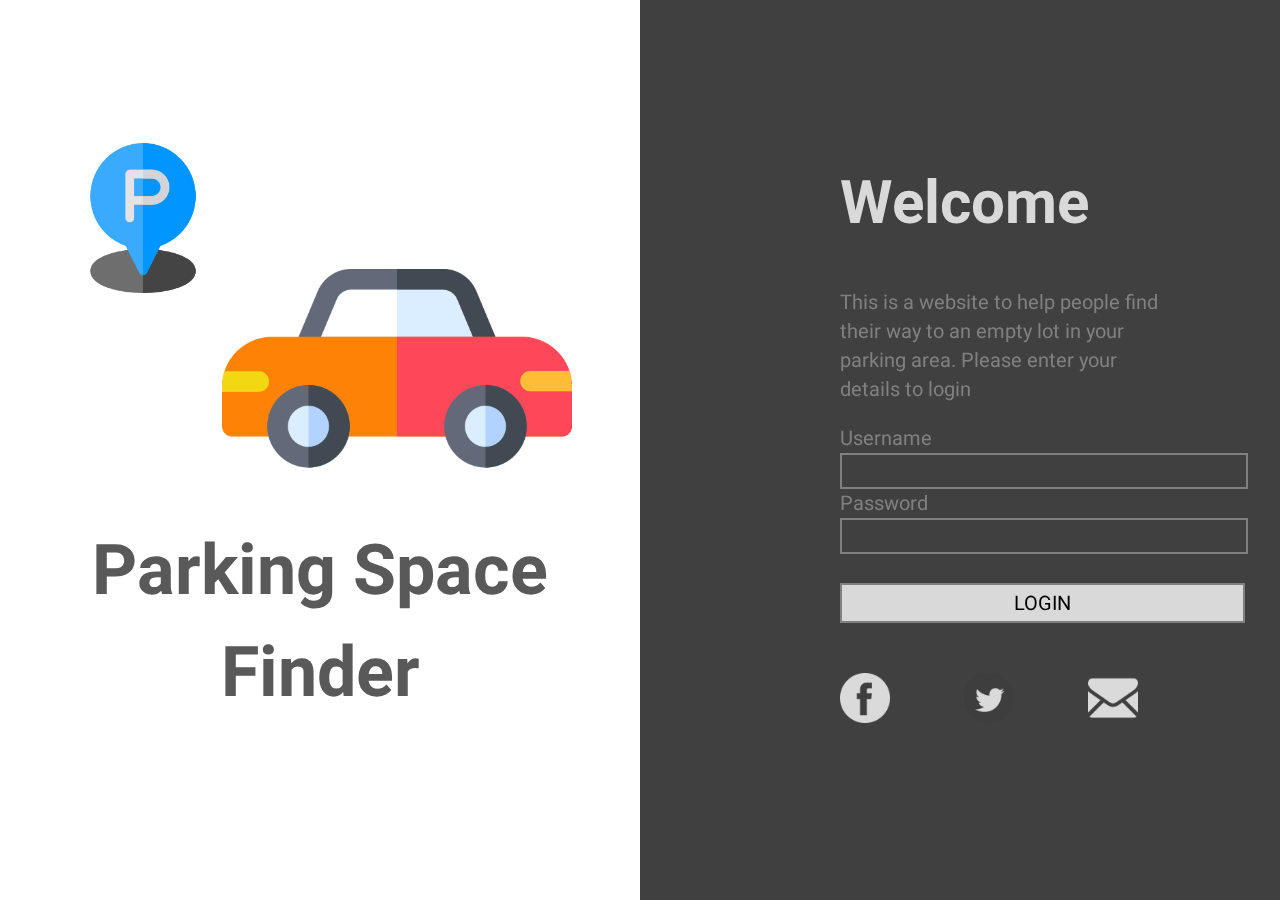
<file: index.html>
<!DOCTYPE html>

<html>

<head>
    <meta charset="UTF-8">
    <title>Login Page</title>
    <link rel="stylesheet" href="logstyle.css">
    <link href="https://fonts.googleapis.com/css?family=Merriweather|Montserrat|Sacramento&display=swap" rel="stylesheet">
    <link href="https://fonts.googleapis.com/css?family=Heebo|Lexend+Deca&display=swap" rel="stylesheet">
</head>


<body>
<div class="split left">
    <div class="contentl">
        <img class="placeholder" src="placeholder.png"  alt="placeholder">
        <img class="car" src="car.png" alt="car">
    </div>
    <h1 class="park">Parking Space Finder</h1>
</div>
<div class="split right">
        <h1 class="wel">Welcome</h1>
        <div class="para">
            <p>This is a website to help people find their way to an empty lot in your parking area.
            Please enter your details to login</p>
        </div>
        <div class="frs">
            <form>
                <label style="color: grey;">Username</label><br>
                <input class="insert" type="text"><br>
                <label style="color: grey;">Password</label><br>
                <input class="insert" type="password"><br><br>
                <input class="button" type="submit" value="LOGIN">
            </form>
        </div>
        <div class="social">
            <img class="icon" src="facebook.png">
            <img class="icon" src="twitter.png">
            <img class="icon" src="mail.png">
        </div>
</div>
</body>

</html>
</file>
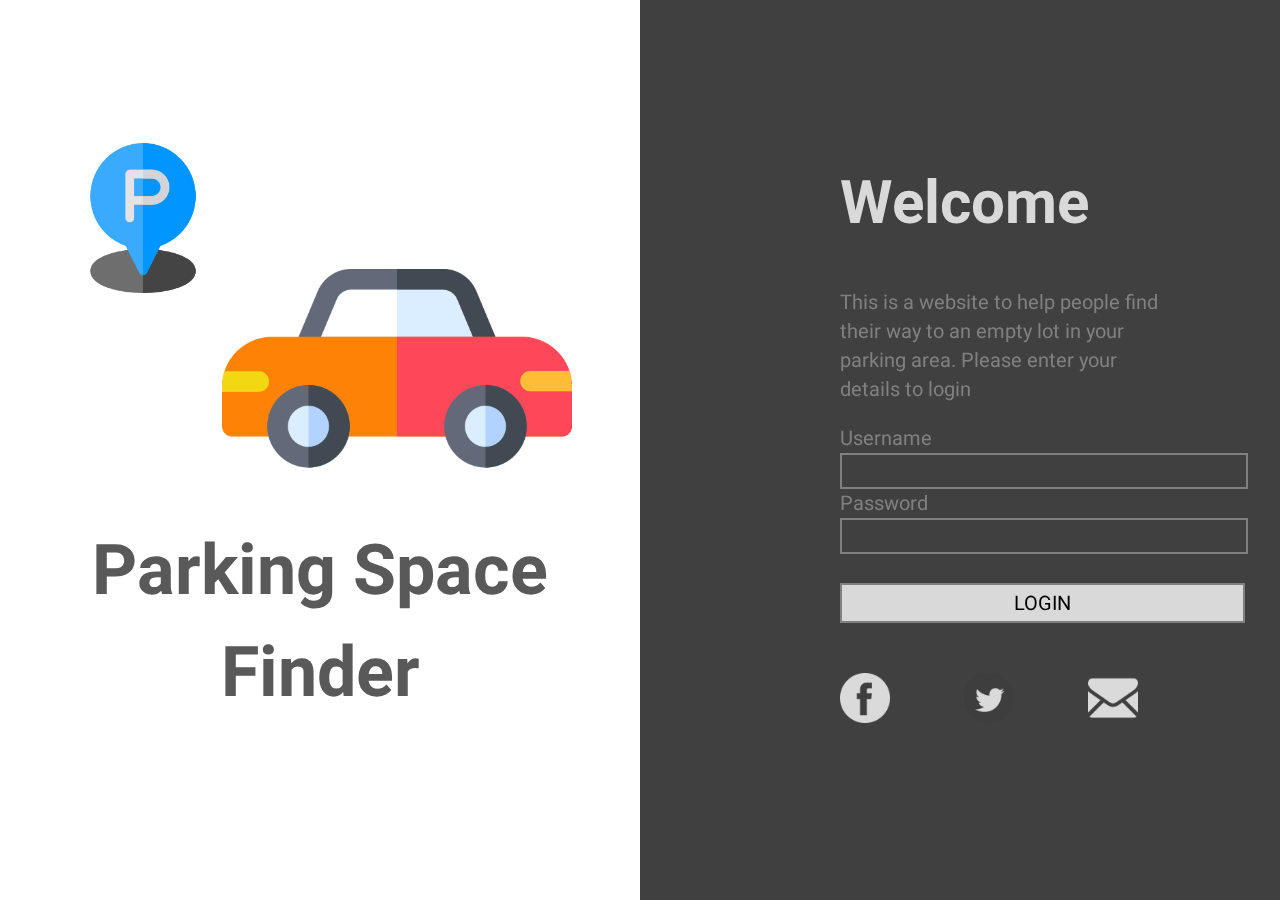
<file: loginpage.html>
<!DOCTYPE html>

<html>

<head>
    <meta charset="UTF-8">
    <title>Login Page</title>
    <link rel="stylesheet" href="logstyle.css">
    <link href="https://fonts.googleapis.com/css?family=Merriweather|Montserrat|Sacramento&display=swap" rel="stylesheet">
    <link href="https://fonts.googleapis.com/css?family=Heebo|Lexend+Deca&display=swap" rel="stylesheet">
</head>


<body>
<div class="split left">
    <div class="contentl">
        <img class="placeholder" src="placeholder.png"  alt="placeholder">
        <img class="car" src="car.png" alt="car">
    </div>
    <h1 class="park">Parking Space Finder</h1>
</div>
<div class="split right">
        <h1 class="wel">Welcome</h1>
        <div class="para">
            <p>This is a website to help people find their way to an empty lot in your parking area.
            Please enter your details to login</p>
        </div>
        <div class="frs">
            <form>
                <label style="color: grey;">Username</label><br>
                <input class="insert" type="text"><br>
                <label style="color: grey;">Password</label><br>
                <input class="insert" type="password"><br><br>
                <input class="button" type="submit" value="LOGIN">
            </form>
        </div>
        <div class="social">
            <img class="icon" src="facebook.png">
            <img class="icon" src="twitter.png">
            <img class="icon" src="mail.png">
        </div>
</div>
</body>

</html>
</file>
<file: logstyle.css>
.park{
color: #595959;
font-size: 70px;
position: relative;
top: 100px;
text-align: center;
font-family: 'Heebo', sans-serif;
}
.split {
  height: 100%;
  width: 50%;
  position: fixed;
  z-index: 1;
  top: 0;
  overflow-x: hidden;
  padding-top: 20px;
}
.left {
  left: 0;
}
.right {
  right: 0;
  background-color: #404040;
}
.placeholder{
width: 150px;
height: 150px;
}
.car{
position: relative;
top: 250px;
width: 350px;
height: 350px;
}
.contentl{
position: relative;
top: 100px;;
left: 50%;
transform: translate(-50%, -50%);
text-align: center;
}
.wel{
color: #d9d9d9;
position: relative;
font-size: 60px;
top: 100px;
left: 200px;
font-family: 'Heebo', sans-serif;
}
.para{
color: grey;
width: 50%;
position: relative;
top: 100px;
left: 200px;
font-size: 20px;
font-family: 'Heebo', sans-serif;
}
.frs{
position: relative;
width: 50%;
top: 100px;
left: 200px;
font-size: 20px;
font-family: 'Heebo', sans-serif;
}
.insert[type=text]{
font-size: 20px;
width: 400px;
height: 30px;
background-color: #404040;
border-color: grey;
border-style: solid;
color: grey;
}
.insert[type=password]{
font-size: 20px;
width: 400px;
height: 30px;
background-color: #404040;
border-color: grey;
border-style: solid;
color: grey;
}
.button{
width: 405px;
height: 40px;
border-color: grey;
border-style: solid;
background-color: #d9d9d9;
font-size: 20px;
font-family: 'Heebo', sans-serif;
}
.social{
position: relative;
top: 150px;
left: 200px;
}
.icon{
width: 50px;
height: 50px;
margin-right: 70px;
}
</file>
